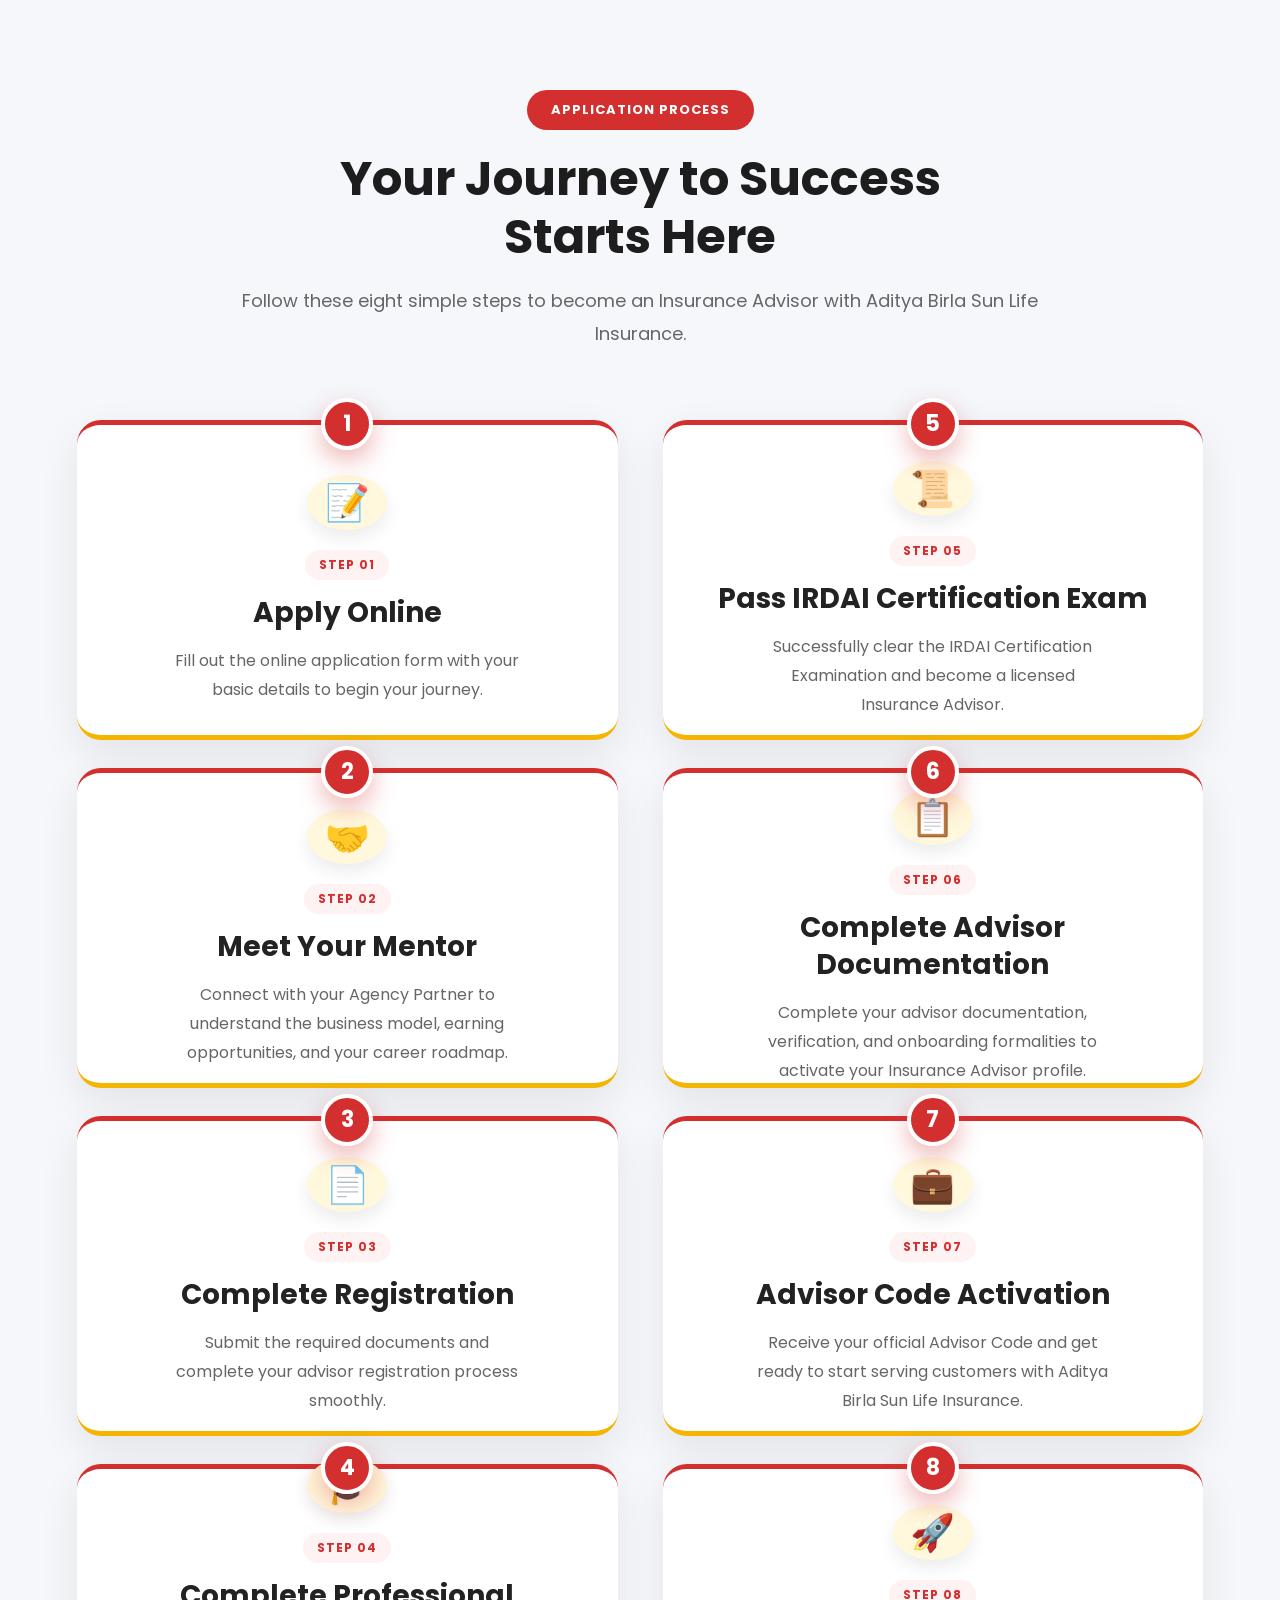
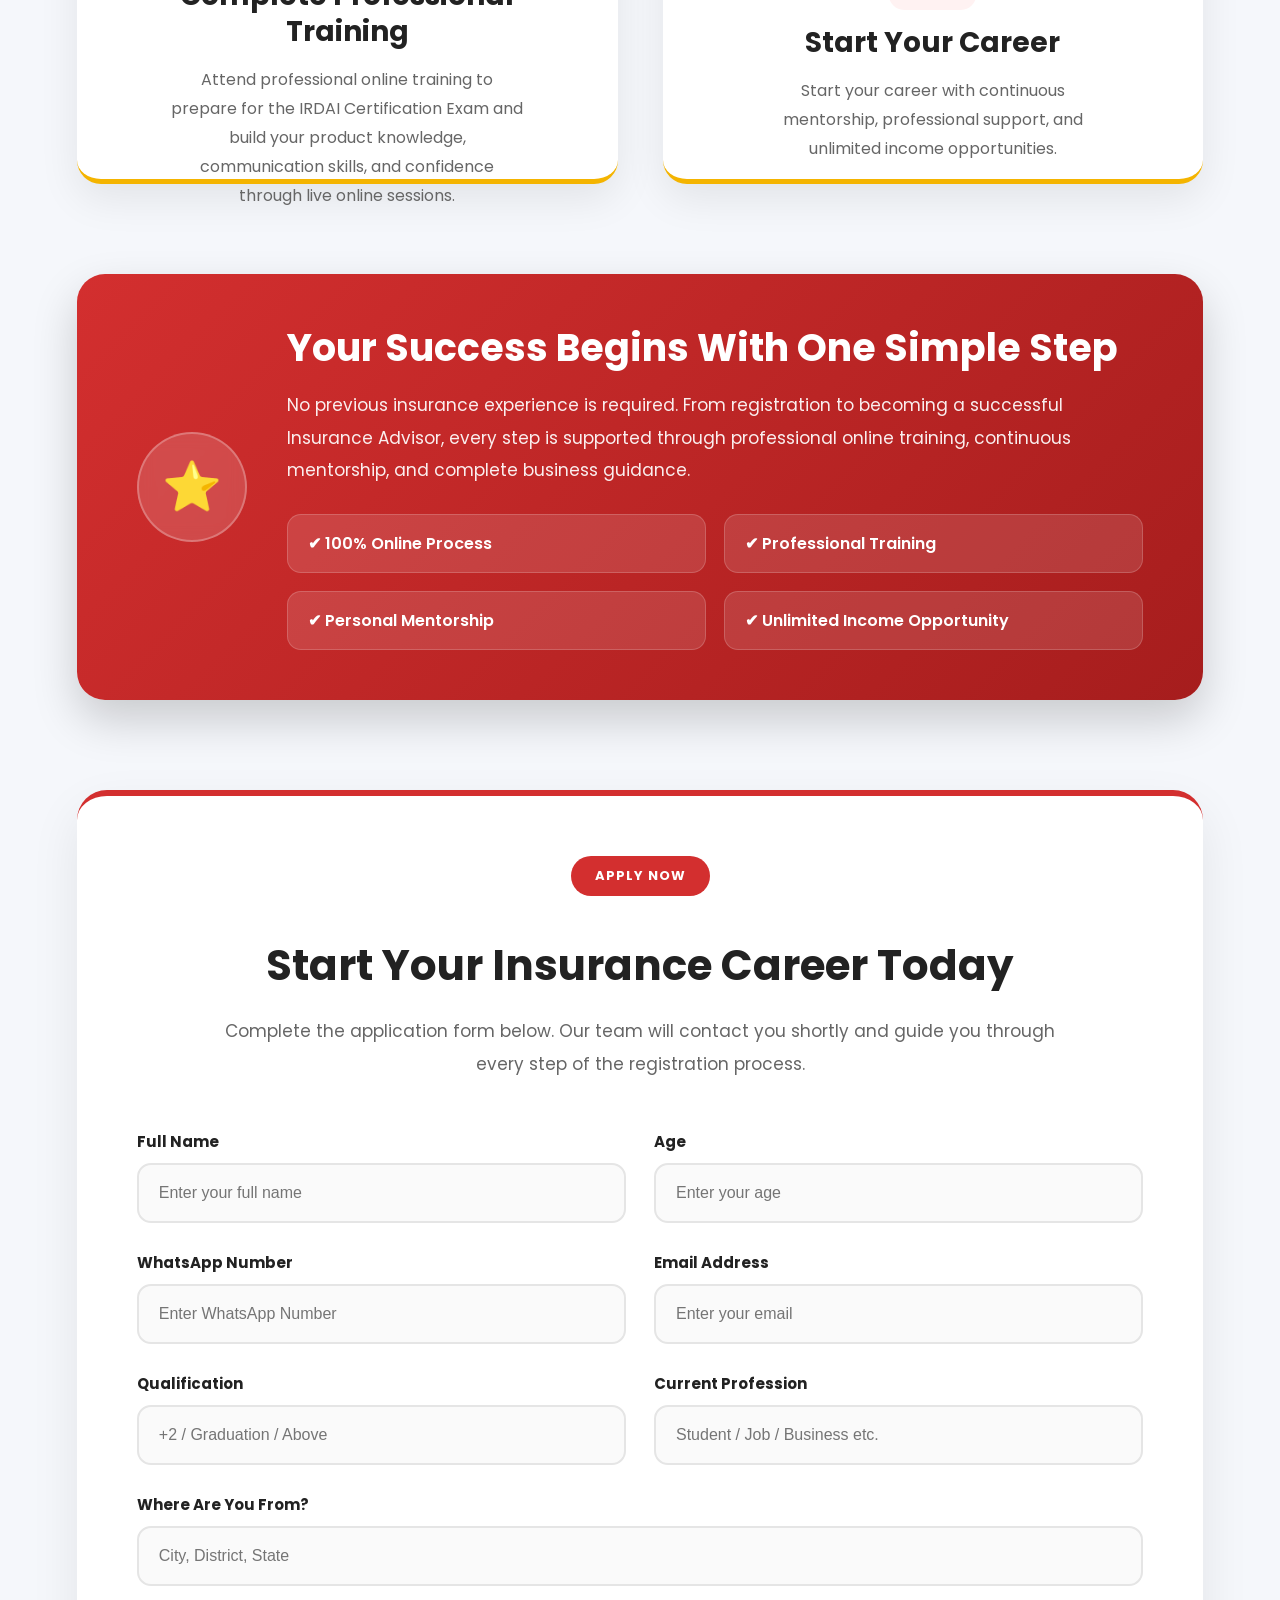
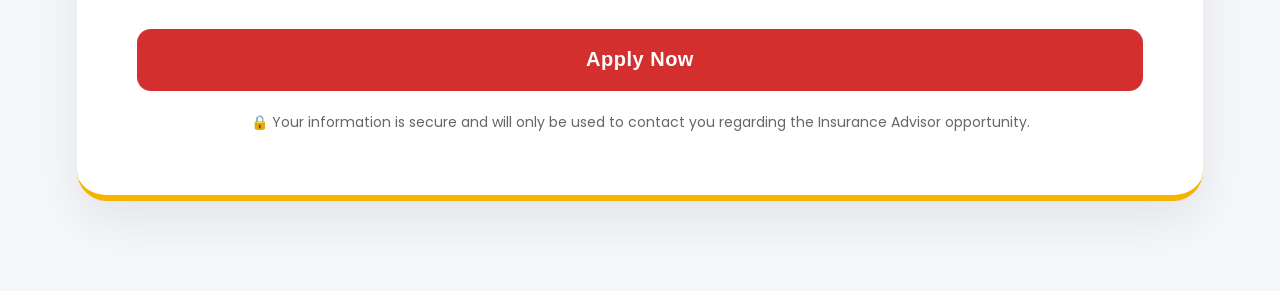
<file: journey.html>
<!DOCTYPE html>
<html lang="en">

<head>

    <meta charset="UTF-8">

    <meta name="viewport" content="width=device-width, initial-scale=1.0">

    <title>Career Journey</title>
<!-- Google Font -->
    <link href="https://fonts.googleapis.com/css2?family=Poppins:wght@300;400;500;600;700;800&display=swap" rel="stylesheet">

    <style>

       /*=========================================
      CAREER JOURNEY - PHASE 1
      Global + Timeline Layout
==========================================*/

/*========== RESET ==========*/

*{
    margin:0;
    padding:0;
    box-sizing:border-box;
}

body{
    font-family:'Poppins',sans-serif;
    background:#f5f7fb;
    color:#222;
    overflow-x:hidden;
}

/*========== SECTION ==========*/

.career-journey{
    width:100%;
    padding:90px 6%;
    background:#f5f7fb;
}

.career-container{
    max-width:1500px;
    margin:0 auto;
}

/*========== HEADING ==========*/

.career-heading{
    text-align:center;
    max-width:850px;
    margin:0 auto 70px;
}

.career-tag{
    display:inline-block;
    padding:10px 24px;
    background:#d32f2f;
    color:#fff;
    font-size:13px;
    font-weight:700;
    letter-spacing:1px;
    border-radius:40px;
    margin-bottom:20px;
}

.career-heading h2{
    font-size:48px;
    line-height:1.2;
    margin-bottom:20px;
    color:#1d1d1d;
}

.career-heading p{
    font-size:18px;
    line-height:1.8;
    color:#666;
}

/*========== GRID ==========*/

.career-grid{
    display:grid;
    grid-template-columns:1fr 1fr;
    gap:45px;
    margin-top:60px;
}

.career-column{
    display:flex;
    flex-direction:column;
    gap:28px;
}

/*========== STEP ==========*/

.career-step{
    position:relative;
}

/*========== CARD ==========*/

.career-card{

    position:relative;

    display:flex;

    flex-direction:column;

    justify-content:center;

    align-items:center;

    background:#ffffff;

    border-radius:24px;

    padding:40px;

    text-align:center;

    border-top:5px solid #d32f2f;

    border-bottom:5px solid #f4b400;

    box-shadow:0 15px 40px rgba(0,0,0,.08);

    transition:all .35s ease;

    height:320px;

}

.career-card:hover{

    transform:translateY(-8px);

    box-shadow:0 25px 55px rgba(0,0,0,.12);

}

/*========== STEP NUMBER ==========*/

.career-badge{

    position:absolute;

    top:-22px;

    left:50%;

    transform:translateX(-50%);

    width:52px;

    height:52px;

    border-radius:50%;

    background:#d32f2f;

    color:#ffffff;

    display:flex;

    align-items:center;

    justify-content:center;

    font-size:22px;

    font-weight:700;

    z-index:100;

    border:4px solid #ffffff;

    box-shadow:0 10px 25px rgba(211,47,47,.35);

}

/*========== ICON ==========*/

.career-icon{

    width:80px;

    height:80px;

    margin:20px auto;

    border-radius:50%;

    background:#fff8dc;

    display:flex;

    align-items:center;

    justify-content:center;

    font-size:36px;

    box-shadow:0 8px 18px rgba(0,0,0,.08);

    transition:.35s;

}

.career-card:hover .career-icon{

    transform:scale(1.08);

}

/*========== CONTENT ==========*/

.career-body{

    width:100%;

}

.step-tag{

    display:inline-block;

    padding:6px 14px;

    background:#fff2f2;

    color:#d32f2f;

    border-radius:30px;

    font-size:12px;

    font-weight:700;

    letter-spacing:1px;

    margin-bottom:15px;

}

.career-body h3{

    font-size:28px;
line-height:1.3;
    margin-bottom:16px;

    color:#222;

}

.career-body p{

    max-width:360px;

    margin:0 auto;

    font-size:16px;

    line-height:1.8;

    color:#666;

}
      /*=========================================
      CAREER JOURNEY - PHASE 2
      SUCCESS BANNER
==========================================*/

.career-success{

    margin-top:90px;

    background:linear-gradient(135deg,#d32f2f,#a61d1d);

    border-radius:28px;

    padding:50px 60px;

    display:flex;

    align-items:center;

    gap:40px;

    color:#fff;

    box-shadow:0 20px 45px rgba(0,0,0,.18);

}

.career-success-icon{

    width:110px;

    height:110px;

    min-width:110px;

    border-radius:50%;

    background:rgba(255,255,255,.15);

    border:2px solid rgba(255,255,255,.25);

    display:flex;

    align-items:center;

    justify-content:center;

    font-size:48px;

    backdrop-filter:blur(8px);

}

.career-success-content{

    flex:1;

}

.career-success-content h2{

    font-size:38px;

    line-height:1.25;

    margin-bottom:18px;

    color:#fff;

}

.career-success-content p{

    font-size:17px;

    line-height:1.9;

    color:rgba(255,255,255,.92);

    margin-bottom:28px;

    max-width:900px;

}

.career-success-points{

    display:grid;

    grid-template-columns:repeat(2,1fr);

    gap:18px;

}

.career-success-points div{

    background:rgba(255,255,255,.12);

    border:1px solid rgba(255,255,255,.18);

    border-radius:14px;

    padding:16px 20px;

    font-size:16px;

    font-weight:600;

    transition:.35s;

}

.career-success-points div:hover{

    background:rgba(255,255,255,.20);

    transform:translateY(-4px);

}
      /*=========================================
      CAREER JOURNEY - PHASE 3
      APPLICATION FORM
==========================================*/

.career-form-section{

    margin-top:90px;

}

.career-form-card{

    background:#ffffff;

    border-radius:30px;

    padding:60px;

    border-top:6px solid #d32f2f;

    border-bottom:6px solid #f4b400;

    box-shadow:0 20px 50px rgba(0,0,0,.08);

}

.career-form-header{

    text-align:center;

    max-width:850px;

    margin:0 auto 50px;

}

.career-form-header h2{

    font-size:42px;

    color:#222;

    margin:18px 0;

}

.career-form-header p{

    font-size:17px;

    color:#666;

    line-height:1.9;

}

.career-form{

    width:100%;

}

.form-row{

    display:grid;

    grid-template-columns:repeat(2,1fr);

    gap:28px;

    margin-bottom:28px;

}

.form-group{

    display:flex;

    flex-direction:column;

}

.form-group.full-width{

    grid-column:1 / -1;

}

.form-group label{

    font-size:15px;

    font-weight:700;

    color:#222;

    margin-bottom:10px;

}

.form-group input{
background:#fafafa;
    width:100%;

    height:60px;

    background:#fafafa;

    border:2px solid #e5e5e5;

    border-radius:14px;

    padding:0 20px;

    font-size:16px;

    outline:none;

    transition:.35s;

}

.form-group input:focus{

    border-color:#d32f2f;

    box-shadow:0 0 0 4px rgba(211,47,47,.10);

}

.career-submit-btn{

    width:100%;

    height:62px;

    margin-top:15px;

    border:none;

    border-radius:14px;

    background:#d32f2f;

    color:#fff;

    font-size:20px;
letter-spacing:.5px;

    font-weight:700;

    cursor:pointer;

    transition:.35s;

}

.career-submit-btn:hover{

    background:#b71c1c;

    transform:translateY(-3px);

}

.career-note{

    text-align:center;

    margin-top:20px;

    font-size:14px;

    color:#666;

    line-height:1.7;

}
      /*=========================================
      CAREER JOURNEY - PHASE 4
      RESPONSIVE & FINAL POLISH
==========================================*/

/*========== SMOOTH SCROLL ==========*/

html{
    scroll-behavior:smooth;
}

/*========== CARD ANIMATION ==========*/

.career-card,
.career-success,
.career-form-card{
    transition:all .35s ease;
}

.career-card:hover,
.career-success:hover,
.career-form-card:hover{
    transform:translateY(-6px);
}

/*========== TABLET ==========*/

@media (max-width:1024px){

    .career-heading h2{
        font-size:40px;
    }

    .career-grid{
        grid-template-columns:1fr;
        gap:35px;
    }

    .career-success{
        flex-direction:column;
        text-align:center;
        padding:45px 35px;
    }

    .career-success-content{
        width:100%;
    }

    .career-success-points{
        grid-template-columns:1fr 1fr;
    }

    .career-form-card{
        padding:45px 35px;
    }

}

/*========== MOBILE ==========*/

@media (max-width:768px){

    .career-journey{
        padding:70px 20px;
    }

    .career-heading{
        margin-bottom:50px;
    }

    .career-heading h2{
        font-size:32px;
    }

    .career-heading p{
        font-size:16px;
    }

    .career-grid{
        gap:25px;
    }

    .career-card{
        min-height:auto;
        padding:30px 22px;
    }

    .career-icon{
        width:70px;
        height:70px;
        font-size:30px;
    }

    .career-body h3{
        font-size:24px;
    }

    .career-body p{
        font-size:15px;
    }

    .career-success{
        padding:35px 25px;
        gap:25px;
    }

    .career-success-icon{
        width:90px;
        height:90px;
        min-width:90px;
        font-size:40px;
    }

    .career-success-content h2{
        font-size:28px;
    }

    .career-success-content p{
        font-size:15px;
    }

    .career-success-points{
        grid-template-columns:1fr;
    }

    .career-form-header h2{
        font-size:32px;
    }

    .career-form-header p{
        font-size:15px;
    }

    .career-form-card{
        padding:35px 22px;
    }

    .form-row{
        grid-template-columns:1fr;
        gap:20px;
    }

    .career-submit-btn{
        height:58px;
        font-size:17px;
    }

}

/*========== SMALL MOBILE ==========*/

@media (max-width:480px){

    .career-tag{
        font-size:11px;
        padding:8px 18px;
    }

    .career-heading h2{
        font-size:28px;
    }

    .career-card{
        padding:28px 18px;
    }

    .career-body h3{
        font-size:22px;
    }

    .career-success{
        border-radius:22px;
    }

    .career-form-card{
        border-radius:22px;
    }

}

    </style>

</head>

<body>

  <!--====================================
        CAREER JOURNEY SECTION
=====================================-->

<section class="career-journey">

    <div class="career-container">

        <!--========================
              SECTION HEADING
        =========================-->

        <div class="career-heading">

            <span class="career-tag">
                APPLICATION PROCESS
            </span>

            <h2>
                Your Journey to Success
                <br>
                Starts Here
            </h2>

            <p>
                Follow these eight simple steps to become an
                Insurance Advisor with Aditya Birla Sun Life Insurance.
            </p>

        </div>

        <!--========================
              TWO COLUMN GRID
        =========================-->

        <div class="career-grid">

            <!-- LEFT COLUMN -->

            <div class="career-column">
              <!-- STEP 1 -->

<div class="career-step">

    <div class="career-badge">1</div>

    <div class="career-card">

        <div class="career-icon">📝</div>

        <div class="career-body">

            <span class="step-tag">STEP 01</span>

            <h3>Apply Online</h3>

            <p>
                Fill out the online application form with your basic details to begin your journey.
            </p>

        </div>

    </div>

</div>

<!-- STEP 2 -->

<div class="career-step">

    <div class="career-badge">2</div>

    <div class="career-card">

        <div class="career-icon">🤝</div>

        <div class="career-body">

            <span class="step-tag">STEP 02</span>

            <h3>Meet Your Mentor</h3>

            <p>
                Connect with your Agency Partner to understand the business model, earning opportunities, and your career roadmap.
            </p>

        </div>

    </div>

</div>

<!-- STEP 3 -->

<div class="career-step">

    <div class="career-badge">3</div>

    <div class="career-card">

        <div class="career-icon">📄</div>

        <div class="career-body">

            <span class="step-tag">STEP 03</span>

            <h3>Complete Registration</h3>

            <p>
                Submit the required documents and complete your advisor registration process smoothly.
            </p>

        </div>

    </div>

</div>

<!-- STEP 4 -->

<div class="career-step">

    <div class="career-badge">4</div>

    <div class="career-card">

        <div class="career-icon">🎓</div>

        <div class="career-body">

            <span class="step-tag">STEP 04</span>

            <h3>Complete Professional Training</h3>

            <p>
                Attend professional online training to prepare for the IRDAI Certification Exam and build your product knowledge, communication skills, and confidence through live online sessions.
            </p>

        </div>

    </div>

</div>

</div>

<!-- RIGHT COLUMN -->

<div class="career-column">
  <!-- STEP 5 -->

<div class="career-step">

    <div class="career-badge">5</div>

    <div class="career-card">

        <div class="career-icon">📜</div>

        <div class="career-body">

            <span class="step-tag">STEP 05</span>

            <h3>Pass IRDAI Certification Exam</h3>

            <p>
                Successfully clear the IRDAI Certification Examination and become a licensed Insurance Advisor.
            </p>

        </div>

    </div>

</div>

<!-- STEP 6 -->

<div class="career-step">

    <div class="career-badge">6</div>

    <div class="career-card">

        <div class="career-icon">📋</div>

        <div class="career-body">

            <span class="step-tag">STEP 06</span>

            <h3>Complete Advisor Documentation</h3>

            <p>
                Complete your advisor documentation, verification, and onboarding formalities to activate your Insurance Advisor profile.
            </p>

        </div>

    </div>

</div>

<!-- STEP 7 -->

<div class="career-step">

    <div class="career-badge">7</div>

    <div class="career-card">

        <div class="career-icon">💼</div>

        <div class="career-body">

            <span class="step-tag">STEP 07</span>

            <h3>Advisor Code Activation</h3>

            <p>
                Receive your official Advisor Code and get ready to start serving customers with Aditya Birla Sun Life Insurance.
            </p>

        </div>

    </div>

</div>

<!-- STEP 8 -->

<div class="career-step">

    <div class="career-badge">8</div>

    <div class="career-card">

        <div class="career-icon">🚀</div>

        <div class="career-body">

            <span class="step-tag">STEP 08</span>

            <h3>Start Your Career</h3>

            <p>
                Start your career with continuous mentorship, professional support, and unlimited income opportunities.
            </p>

        </div>

    </div>

</div>

</div>

<!-- END RIGHT COLUMN -->

</div>

<!-- END CAREER GRID -->
      <!--====================================
        SUCCESS BANNER
=====================================-->

<div class="career-success">

    <div class="career-success-icon">
        ⭐
    </div>

    <div class="career-success-content">

        <h2>
            Your Success Begins With One Simple Step
        </h2>

        <p>
            No previous insurance experience is required. From registration to becoming a successful Insurance Advisor, every step is supported through professional online training, continuous mentorship, and complete business guidance.
        </p>

        <div class="career-success-points">

            <div>✔ 100% Online Process</div>

            <div>✔ Professional Training</div>

            <div>✔ Personal Mentorship</div>

            <div>✔ Unlimited Income Opportunity</div>

        </div>

    </div>

</div>
      <!--====================================
        APPLICATION FORM
=====================================-->

<div class="career-form-section">

    <div class="career-form-card">

        <div class="career-form-header">

            <span class="career-tag">
                APPLY NOW
            </span>

            <h2>
                Start Your Insurance Career Today
            </h2>

            <p>
                Complete the application form below. Our team will contact you shortly and guide you through every step of the registration process.
            </p>

        </div>

        <form class="career-form">

            <div class="form-row">

                <div class="form-group">
                    <label>Full Name</label>
                    <input type="text" placeholder="Enter your full name" required>
                </div>

                <div class="form-group">
                    <label>Age</label>
                    <input type="number" placeholder="Enter your age" required>
                </div>

            </div>

            <div class="form-row">

                <div class="form-group">
                    <label>WhatsApp Number</label>
                    <input type="tel" placeholder="Enter WhatsApp Number" required>
                </div>

                <div class="form-group">
                    <label>Email Address</label>
                    <input type="email" placeholder="Enter your email" required>
                </div>

            </div>

            <div class="form-row">

                <div class="form-group">
                    <label>Qualification</label>
                    <input type="text" placeholder="+2 / Graduation / Above" required>
                </div>

                <div class="form-group">
                    <label>Current Profession</label>
                    <input type="text" placeholder="Student / Job / Business etc." required>
                </div>

            </div>

            <div class="form-row">

                <div class="form-group full-width">
                    <label>Where Are You From?</label>
                    <input type="text" placeholder="City, District, State" required>
                </div>

            </div>

            <button type="submit" class="career-submit-btn">
                Apply Now
            </button>

            <p class="career-note">
                🔒 Your information is secure and will only be used to contact you regarding the Insurance Advisor opportunity.
            </p>

        </form>

    </div>

</div>

</div>

</section>
 
 </body>

</html>
</file>
